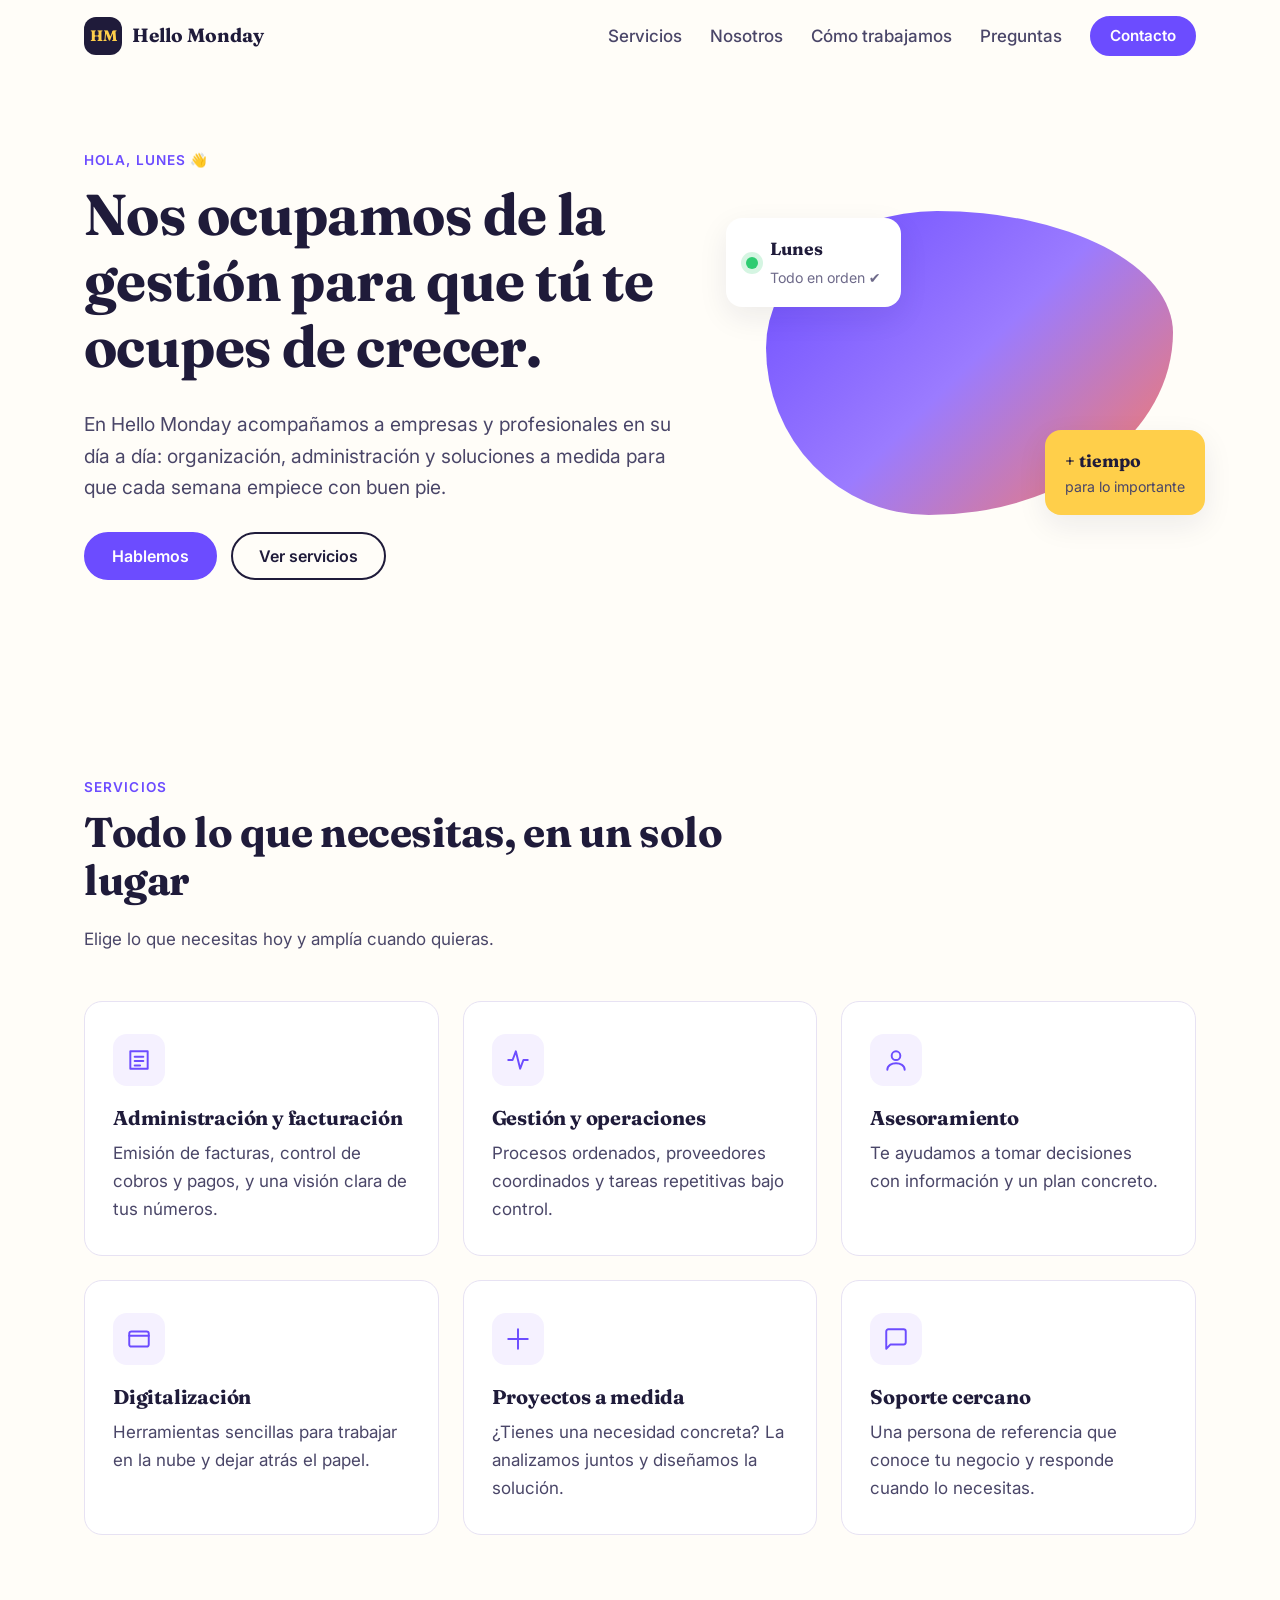
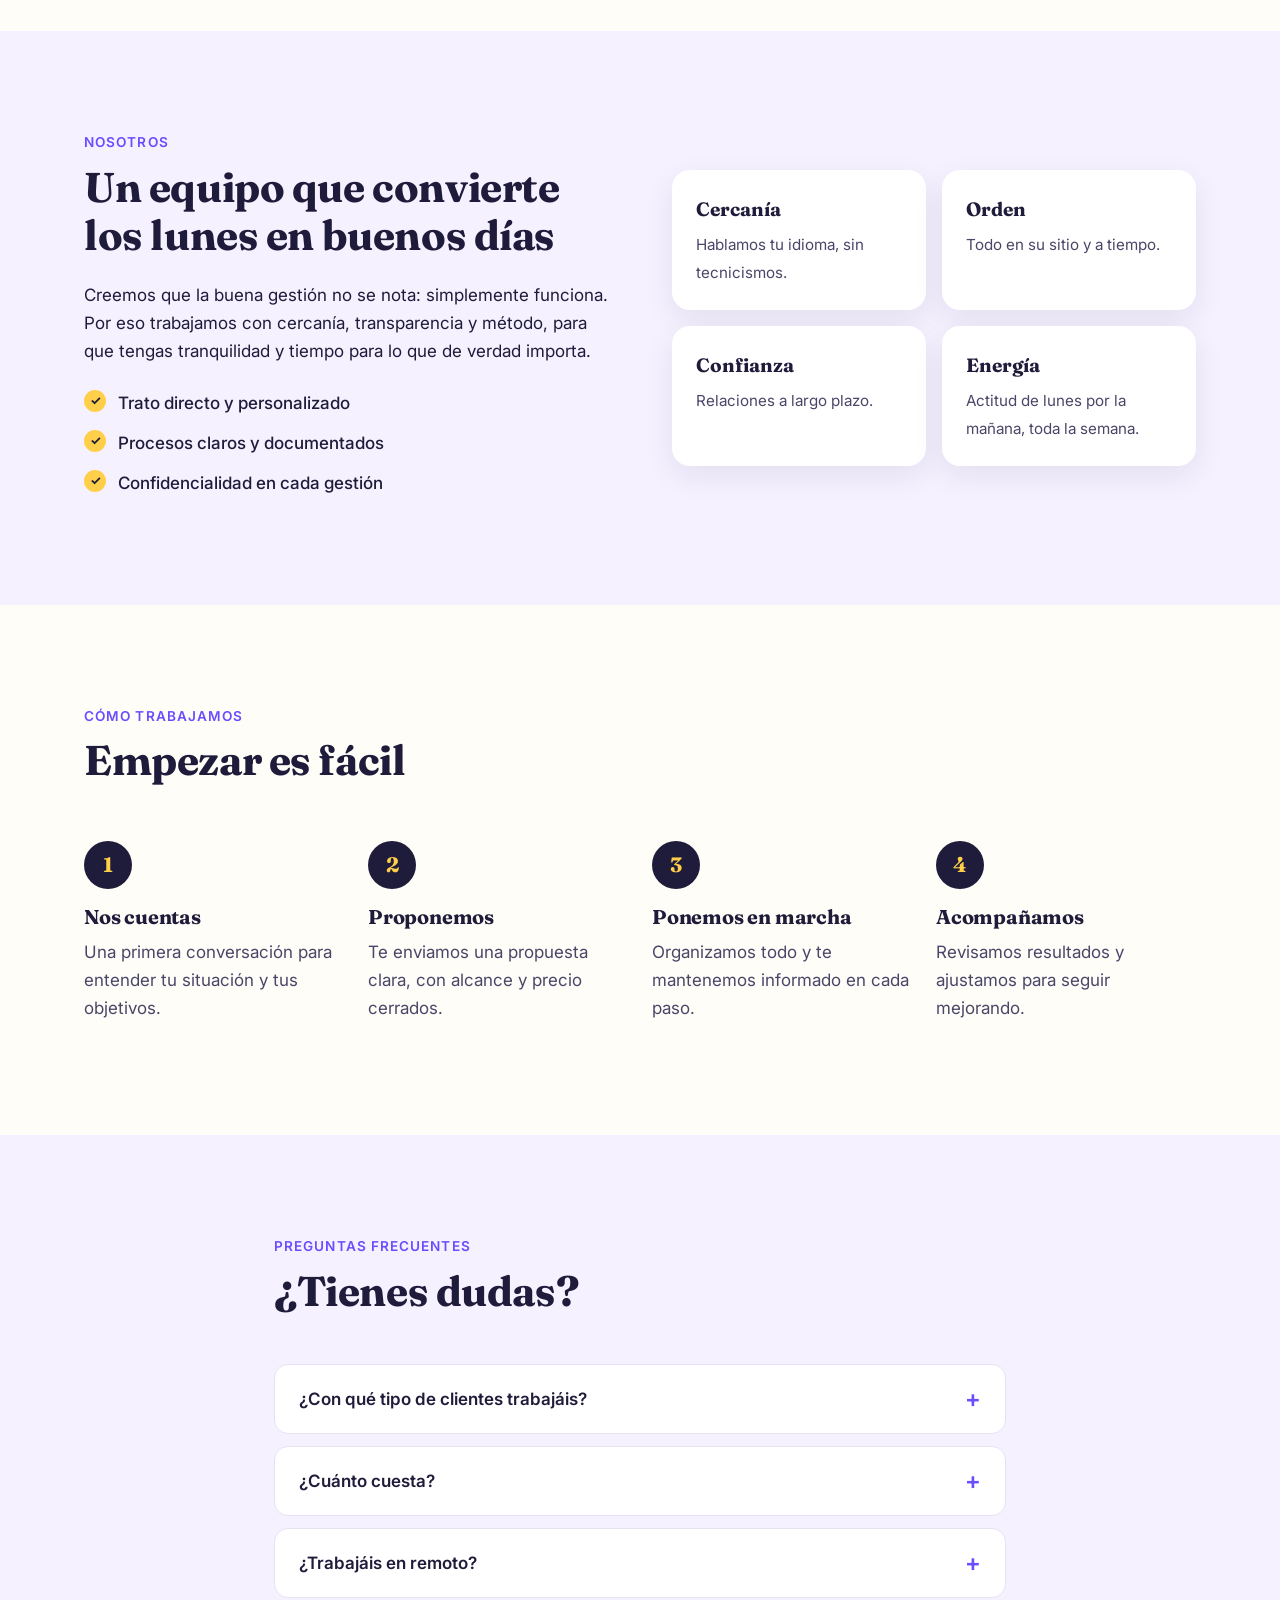
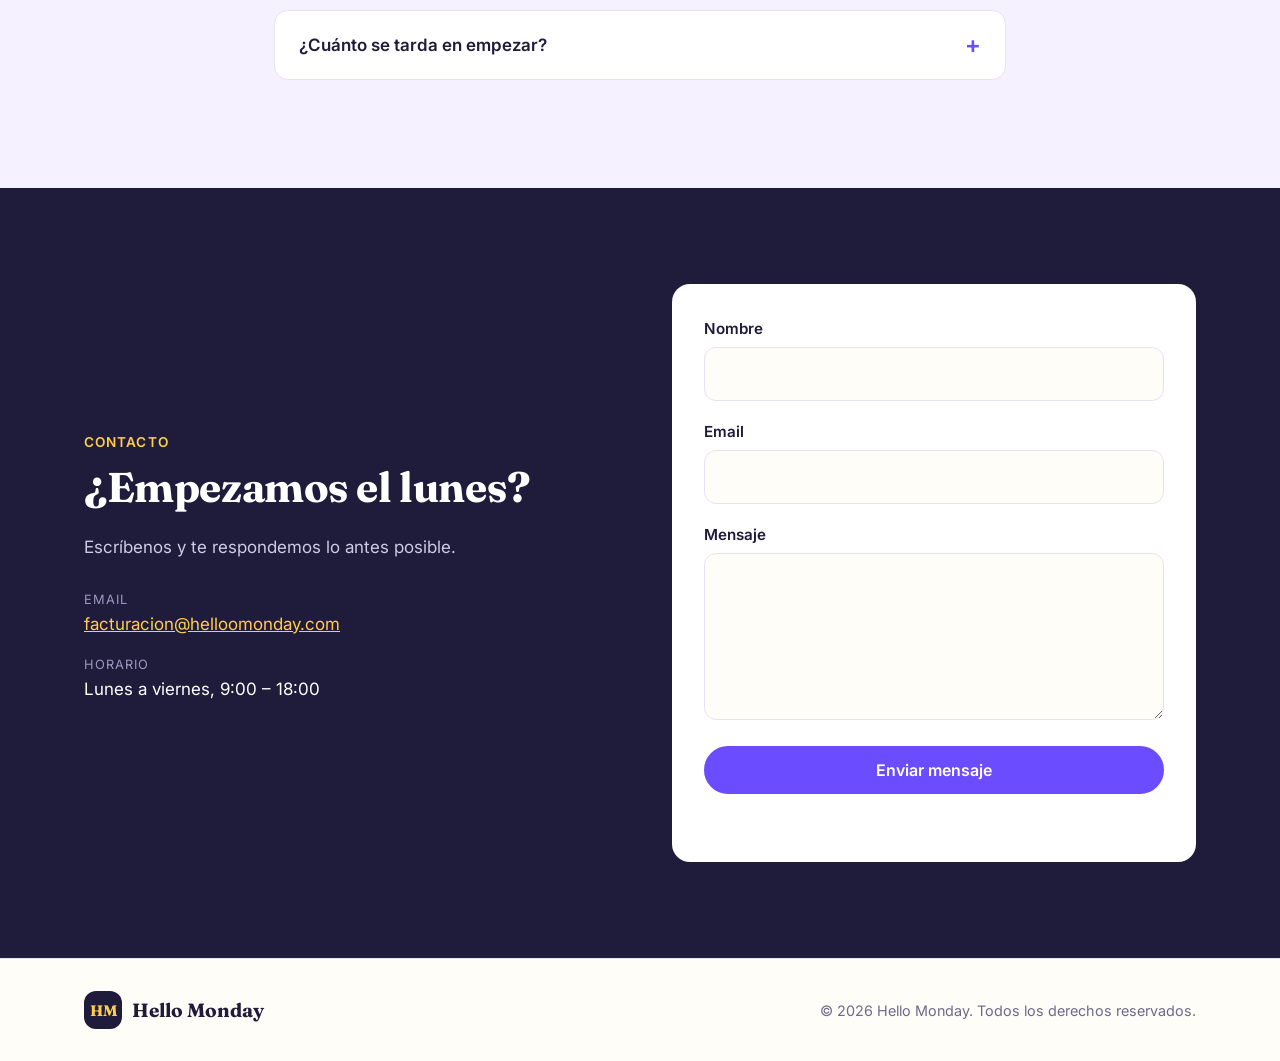
<file: index.html>
<!DOCTYPE html>
<html lang="es">
<head>
  <meta charset="UTF-8">
  <meta name="viewport" content="width=device-width, initial-scale=1.0">
  <title>Hello Monday</title>
  <meta name="description" content="Hello Monday — gestión y servicios para que cada lunes empiece con buen pie.">
  <meta name="theme-color" content="#1f1b3a">
  <link rel="icon" href="assets/favicon.svg" type="image/svg+xml">
  <link rel="preconnect" href="https://fonts.googleapis.com">
  <link rel="preconnect" href="https://fonts.gstatic.com" crossorigin>
  <link href="https://fonts.googleapis.com/css2?family=Fraunces:opsz,wght@9..144,600;9..144,700&family=Inter:wght@400;500;600&display=swap" rel="stylesheet">
  <link rel="stylesheet" href="css/styles.css">
</head>
<body>
  <a class="skip-link" href="#contenido">Saltar al contenido</a>

  <header class="site-header" id="top">
    <div class="container header-inner">
      <a href="#top" class="logo" aria-label="Hello Monday, inicio">
        <span class="logo-mark" aria-hidden="true">HM</span>
        <span class="logo-text">Hello Monday</span>
      </a>

      <button class="nav-toggle" aria-expanded="false" aria-controls="nav-menu" aria-label="Abrir menú">
        <span></span><span></span><span></span>
      </button>

      <nav class="nav" id="nav-menu" aria-label="Principal">
        <ul>
          <li><a href="#servicios">Servicios</a></li>
          <li><a href="#nosotros">Nosotros</a></li>
          <li><a href="#proceso">Cómo trabajamos</a></li>
          <li><a href="#faq">Preguntas</a></li>
          <li><a href="#contacto" class="btn btn-small">Contacto</a></li>
        </ul>
      </nav>
    </div>
  </header>

  <main id="contenido">
    <!-- HERO -->
    <section class="hero">
      <div class="container hero-inner">
        <div class="hero-copy">
          <p class="eyebrow">Hola, lunes 👋</p>
          <h1>Nos ocupamos de la gestión para que tú te ocupes de crecer.</h1>
          <p class="lead">
            En Hello Monday acompañamos a empresas y profesionales en su día a día:
            organización, administración y soluciones a medida para que cada semana empiece con buen pie.
          </p>
          <div class="hero-actions">
            <a href="#contacto" class="btn">Hablemos</a>
            <a href="#servicios" class="btn btn-ghost">Ver servicios</a>
          </div>
        </div>
        <div class="hero-art" aria-hidden="true">
          <div class="card-float card-a">
            <span class="dot"></span>
            <div>
              <strong>Lunes</strong>
              <small>Todo en orden ✔</small>
            </div>
          </div>
          <div class="card-float card-b">
            <strong>+ tiempo</strong>
            <small>para lo importante</small>
          </div>
          <div class="blob"></div>
        </div>
      </div>
    </section>

    <!-- SERVICIOS -->
    <section class="section" id="servicios">
      <div class="container">
        <header class="section-head">
          <p class="eyebrow">Servicios</p>
          <h2>Todo lo que necesitas, en un solo lugar</h2>
          <p>Elige lo que necesitas hoy y amplía cuando quieras.</p>
        </header>

        <div class="grid grid-3">
          <article class="service">
            <div class="service-icon" aria-hidden="true">
              <svg viewBox="0 0 24 24"><path d="M4 4h16v16H4z M8 9h8 M8 13h8 M8 17h5"/></svg>
            </div>
            <h3>Administración y facturación</h3>
            <p>Emisión de facturas, control de cobros y pagos, y una visión clara de tus números.</p>
          </article>
          <article class="service">
            <div class="service-icon" aria-hidden="true">
              <svg viewBox="0 0 24 24"><path d="M3 12h4l3-8 4 16 3-8h4"/></svg>
            </div>
            <h3>Gestión y operaciones</h3>
            <p>Procesos ordenados, proveedores coordinados y tareas repetitivas bajo control.</p>
          </article>
          <article class="service">
            <div class="service-icon" aria-hidden="true">
              <svg viewBox="0 0 24 24"><circle cx="12" cy="8" r="4"/><path d="M4 21c0-4 4-6 8-6s8 2 8 6"/></svg>
            </div>
            <h3>Asesoramiento</h3>
            <p>Te ayudamos a tomar decisiones con información y un plan concreto.</p>
          </article>
          <article class="service">
            <div class="service-icon" aria-hidden="true">
              <svg viewBox="0 0 24 24"><rect x="3" y="5" width="18" height="14" rx="2"/><path d="M3 9h18"/></svg>
            </div>
            <h3>Digitalización</h3>
            <p>Herramientas sencillas para trabajar en la nube y dejar atrás el papel.</p>
          </article>
          <article class="service">
            <div class="service-icon" aria-hidden="true">
              <svg viewBox="0 0 24 24"><path d="M12 3v18 M3 12h18"/></svg>
            </div>
            <h3>Proyectos a medida</h3>
            <p>¿Tienes una necesidad concreta? La analizamos juntos y diseñamos la solución.</p>
          </article>
          <article class="service">
            <div class="service-icon" aria-hidden="true">
              <svg viewBox="0 0 24 24"><path d="M21 15a2 2 0 0 1-2 2H7l-4 4V5a2 2 0 0 1 2-2h14a2 2 0 0 1 2 2z"/></svg>
            </div>
            <h3>Soporte cercano</h3>
            <p>Una persona de referencia que conoce tu negocio y responde cuando lo necesitas.</p>
          </article>
        </div>
      </div>
    </section>

    <!-- NOSOTROS -->
    <section class="section section-alt" id="nosotros">
      <div class="container split">
        <div>
          <p class="eyebrow">Nosotros</p>
          <h2>Un equipo que convierte los lunes en buenos días</h2>
          <p>
            Creemos que la buena gestión no se nota: simplemente funciona. Por eso trabajamos con
            cercanía, transparencia y método, para que tengas tranquilidad y tiempo para lo que de verdad importa.
          </p>
          <ul class="checklist">
            <li>Trato directo y personalizado</li>
            <li>Procesos claros y documentados</li>
            <li>Confidencialidad en cada gestión</li>
          </ul>
        </div>
        <div class="values">
          <div class="value">
            <strong>Cercanía</strong>
            <span>Hablamos tu idioma, sin tecnicismos.</span>
          </div>
          <div class="value">
            <strong>Orden</strong>
            <span>Todo en su sitio y a tiempo.</span>
          </div>
          <div class="value">
            <strong>Confianza</strong>
            <span>Relaciones a largo plazo.</span>
          </div>
          <div class="value">
            <strong>Energía</strong>
            <span>Actitud de lunes por la mañana, toda la semana.</span>
          </div>
        </div>
      </div>
    </section>

    <!-- PROCESO -->
    <section class="section" id="proceso">
      <div class="container">
        <header class="section-head">
          <p class="eyebrow">Cómo trabajamos</p>
          <h2>Empezar es fácil</h2>
        </header>
        <ol class="steps">
          <li>
            <span class="step-num">1</span>
            <h3>Nos cuentas</h3>
            <p>Una primera conversación para entender tu situación y tus objetivos.</p>
          </li>
          <li>
            <span class="step-num">2</span>
            <h3>Proponemos</h3>
            <p>Te enviamos una propuesta clara, con alcance y precio cerrados.</p>
          </li>
          <li>
            <span class="step-num">3</span>
            <h3>Ponemos en marcha</h3>
            <p>Organizamos todo y te mantenemos informado en cada paso.</p>
          </li>
          <li>
            <span class="step-num">4</span>
            <h3>Acompañamos</h3>
            <p>Revisamos resultados y ajustamos para seguir mejorando.</p>
          </li>
        </ol>
      </div>
    </section>

    <!-- FAQ -->
    <section class="section section-alt" id="faq">
      <div class="container narrow">
        <header class="section-head">
          <p class="eyebrow">Preguntas frecuentes</p>
          <h2>¿Tienes dudas?</h2>
        </header>
        <div class="faq">
          <details>
            <summary>¿Con qué tipo de clientes trabajáis?</summary>
            <p>Con autónomos, pequeñas y medianas empresas que quieren delegar la gestión y ganar tiempo.</p>
          </details>
          <details>
            <summary>¿Cuánto cuesta?</summary>
            <p>Depende de lo que necesites. Tras una primera conversación te enviamos una propuesta a medida sin compromiso.</p>
          </details>
          <details>
            <summary>¿Trabajáis en remoto?</summary>
            <p>Sí. Podemos trabajar en remoto o combinarlo con reuniones presenciales según prefieras.</p>
          </details>
          <details>
            <summary>¿Cuánto se tarda en empezar?</summary>
            <p>Normalmente podemos arrancar en pocos días desde que aceptas la propuesta.</p>
          </details>
        </div>
      </div>
    </section>

    <!-- CONTACTO -->
    <section class="section contact" id="contacto">
      <div class="container split">
        <div>
          <p class="eyebrow">Contacto</p>
          <h2>¿Empezamos el lunes?</h2>
          <p>Escríbenos y te respondemos lo antes posible.</p>
          <ul class="contact-list">
            <li>
              <span>Email</span>
              <a href="mailto:facturacion@helloomonday.com">facturacion@helloomonday.com</a>
            </li>
            <li>
              <span>Horario</span>
              Lunes a viernes, 9:00 – 18:00
            </li>
          </ul>
        </div>

        <form class="form" id="contact-form" novalidate>
          <div class="field">
            <label for="nombre">Nombre</label>
            <input id="nombre" name="nombre" type="text" autocomplete="name" required>
          </div>
          <div class="field">
            <label for="email">Email</label>
            <input id="email" name="email" type="email" autocomplete="email" required>
          </div>
          <div class="field">
            <label for="mensaje">Mensaje</label>
            <textarea id="mensaje" name="mensaje" rows="5" required></textarea>
          </div>
          <button type="submit" class="btn btn-block">Enviar mensaje</button>
          <p class="form-status" role="status" aria-live="polite"></p>
        </form>
      </div>
    </section>
  </main>

  <footer class="site-footer">
    <div class="container footer-inner">
      <a href="#top" class="logo">
        <span class="logo-mark" aria-hidden="true">HM</span>
        <span class="logo-text">Hello Monday</span>
      </a>
      <p>© <span id="year"></span> Hello Monday. Todos los derechos reservados.</p>
    </div>
  </footer>

  <script src="js/main.js"></script>
</body>
</html>
</file>
<file: css/styles.css>
/* ==========================================================================
   Hello Monday — estilos
   ========================================================================== */

:root {
  --ink: #1f1b3a;
  --ink-soft: #4a4668;
  --muted: #6e6a8a;
  --bg: #fffdf8;
  --bg-alt: #f5f1ff;
  --surface: #ffffff;
  --line: #e7e2f3;
  --brand: #6c4cff;
  --brand-dark: #5436e6;
  --accent: #ffcf4a;
  --accent-2: #ff7a59;
  --radius: 18px;
  --shadow: 0 10px 30px rgba(31, 27, 58, 0.08);
  --font-body: "Inter", system-ui, -apple-system, "Segoe UI", Roboto, sans-serif;
  --font-display: "Fraunces", Georgia, serif;
  --header-h: 72px;
}

*,
*::before,
*::after { box-sizing: border-box; }

html { scroll-behavior: smooth; scroll-padding-top: var(--header-h); }

@media (prefers-reduced-motion: reduce) {
  html { scroll-behavior: auto; }
  *, *::before, *::after { animation: none !important; transition: none !important; }
}

body {
  margin: 0;
  font-family: var(--font-body);
  font-size: 1.0625rem;
  line-height: 1.65;
  color: var(--ink);
  background: var(--bg);
  -webkit-font-smoothing: antialiased;
}

img, svg { display: block; max-width: 100%; }

a { color: var(--brand); }

h1, h2, h3 {
  font-family: var(--font-display);
  line-height: 1.15;
  margin: 0 0 0.5em;
  letter-spacing: -0.01em;
}
h1 { font-size: clamp(2.2rem, 5vw, 3.6rem); }
h2 { font-size: clamp(1.8rem, 3.5vw, 2.6rem); }
h3 { font-size: 1.25rem; }

p { margin: 0 0 1em; }

.container {
  width: 100%;
  max-width: 1160px;
  margin: 0 auto;
  padding: 0 16px;
}
@media (min-width: 640px) { .container { padding: 0 24px; } }

.narrow { max-width: 780px; }

.skip-link {
  position: absolute;
  left: -9999px;
  top: 8px;
  background: var(--ink);
  color: #fff;
  padding: 8px 14px;
  border-radius: 8px;
  z-index: 100;
}
.skip-link:focus { left: 8px; }

:focus-visible {
  outline: 3px solid var(--brand);
  outline-offset: 3px;
  border-radius: 6px;
}

/* ---------- Botones ---------- */
.btn {
  display: inline-flex;
  align-items: center;
  justify-content: center;
  gap: 8px;
  padding: 14px 26px;
  border: 2px solid var(--brand);
  border-radius: 999px;
  background: var(--brand);
  color: #fff;
  font: 600 1rem/1 var(--font-body);
  text-decoration: none;
  cursor: pointer;
  transition: transform .15s ease, background .15s ease, box-shadow .15s ease;
}
.btn:hover { background: var(--brand-dark); border-color: var(--brand-dark); transform: translateY(-2px); box-shadow: 0 8px 20px rgba(108, 76, 255, .3); }
.btn-ghost { background: transparent; color: var(--ink); border-color: var(--ink); }
.btn-ghost:hover { background: var(--ink); color: #fff; border-color: var(--ink); box-shadow: none; }
.btn-small { padding: 10px 18px; font-size: .95rem; }
.btn-block { width: 100%; }

.eyebrow {
  display: inline-block;
  font-weight: 600;
  font-size: .85rem;
  letter-spacing: .08em;
  text-transform: uppercase;
  color: var(--brand);
  margin-bottom: .75em;
}

/* ---------- Header ---------- */
.site-header {
  position: sticky;
  top: 0;
  z-index: 50;
  background: rgba(255, 253, 248, .85);
  backdrop-filter: blur(10px);
  -webkit-backdrop-filter: blur(10px);
  border-bottom: 1px solid transparent;
  transition: border-color .2s ease, box-shadow .2s ease;
}
.site-header.is-scrolled { border-color: var(--line); box-shadow: 0 4px 20px rgba(31, 27, 58, .05); }

.header-inner {
  display: flex;
  align-items: center;
  justify-content: space-between;
  height: var(--header-h);
}

.logo {
  display: inline-flex;
  align-items: center;
  gap: 10px;
  color: var(--ink);
  text-decoration: none;
  font-weight: 700;
}
.logo-mark {
  display: grid;
  place-items: center;
  width: 38px;
  height: 38px;
  border-radius: 12px;
  background: var(--ink);
  color: var(--accent);
  font-family: var(--font-display);
  font-size: .95rem;
}
.logo-text { font-family: var(--font-display); font-size: 1.2rem; }

.nav ul {
  display: flex;
  align-items: center;
  gap: 28px;
  list-style: none;
  margin: 0;
  padding: 0;
}
.nav a:not(.btn) {
  color: var(--ink-soft);
  text-decoration: none;
  font-weight: 500;
}
.nav a:not(.btn):hover { color: var(--brand); }

.nav-toggle {
  display: none;
  flex-direction: column;
  gap: 5px;
  width: 44px;
  height: 44px;
  padding: 11px 9px;
  background: none;
  border: 0;
  cursor: pointer;
}
.nav-toggle span {
  display: block;
  height: 2px;
  background: var(--ink);
  border-radius: 2px;
  transition: transform .2s ease, opacity .2s ease;
}
.nav-toggle[aria-expanded="true"] span:nth-child(1) { transform: translateY(7px) rotate(45deg); }
.nav-toggle[aria-expanded="true"] span:nth-child(2) { opacity: 0; }
.nav-toggle[aria-expanded="true"] span:nth-child(3) { transform: translateY(-7px) rotate(-45deg); }

@media (max-width: 860px) {
  .nav-toggle { display: flex; }
  .nav {
    position: absolute;
    top: var(--header-h);
    left: 0;
    right: 0;
    background: var(--bg);
    border-bottom: 1px solid var(--line);
    box-shadow: var(--shadow);
    display: none;
  }
  .nav.is-open { display: block; }
  .nav ul { flex-direction: column; align-items: stretch; gap: 0; padding: 8px 16px 20px; }
  .nav li a:not(.btn) { display: block; padding: 14px 4px; border-bottom: 1px solid var(--line); }
  .nav li:last-child { margin-top: 16px; }
  .nav .btn { width: 100%; }
}

/* ---------- Hero ---------- */
.hero {
  position: relative;
  overflow: hidden;
  padding: 72px 0 96px;
}
.hero-inner {
  display: grid;
  grid-template-columns: 1.15fr .85fr;
  align-items: center;
  gap: 48px;
}
.lead { font-size: 1.2rem; color: var(--ink-soft); max-width: 36em; }
.hero-actions { display: flex; flex-wrap: wrap; gap: 14px; margin-top: 28px; }

.hero-art { position: relative; min-height: 380px; }
.blob {
  position: absolute;
  inset: 10% 5%;
  border-radius: 42% 58% 60% 40% / 45% 40% 60% 55%;
  background: linear-gradient(135deg, var(--brand) 0%, #9b7bff 50%, var(--accent-2) 100%);
  animation: morph 12s ease-in-out infinite;
}
@keyframes morph {
  0%, 100% { border-radius: 42% 58% 60% 40% / 45% 40% 60% 55%; }
  50% { border-radius: 58% 42% 40% 60% / 55% 60% 40% 45%; }
}
.card-float {
  position: absolute;
  z-index: 2;
  display: flex;
  align-items: center;
  gap: 12px;
  padding: 16px 20px;
  background: var(--surface);
  border-radius: 16px;
  box-shadow: var(--shadow);
  animation: float 6s ease-in-out infinite;
}
.card-float strong { display: block; font-family: var(--font-display); font-size: 1.1rem; }
.card-float small { color: var(--muted); }
.card-a { top: 12%; left: -4%; }
.card-b { bottom: 10%; right: -2%; flex-direction: column; align-items: flex-start; gap: 0; animation-delay: -3s; background: var(--accent); }
.card-b small { color: var(--ink-soft); }
.dot { width: 12px; height: 12px; border-radius: 50%; background: #2ecc71; box-shadow: 0 0 0 5px rgba(46, 204, 113, .2); }
@keyframes float {
  0%, 100% { transform: translateY(0); }
  50% { transform: translateY(-10px); }
}

@media (max-width: 860px) {
  .hero { padding: 40px 0 64px; }
  .hero-inner { grid-template-columns: 1fr; }
  .hero-art { min-height: 280px; }
  .card-a { left: 0; }
  .card-b { right: 0; }
}

/* ---------- Secciones ---------- */
.section { padding: 96px 0; }
.section-alt { background: var(--bg-alt); }
.section-head { max-width: 640px; margin-bottom: 48px; }
.section-head p:last-child { color: var(--ink-soft); }
@media (max-width: 640px) { .section { padding: 64px 0; } }

.grid { display: grid; gap: 24px; }
.grid-3 { grid-template-columns: repeat(3, 1fr); }
@media (max-width: 960px) { .grid-3 { grid-template-columns: repeat(2, 1fr); } }
@media (max-width: 600px) { .grid-3 { grid-template-columns: 1fr; } }

.service {
  padding: 32px 28px;
  background: var(--surface);
  border: 1px solid var(--line);
  border-radius: var(--radius);
  transition: transform .2s ease, box-shadow .2s ease, border-color .2s ease;
}
.service:hover { transform: translateY(-4px); box-shadow: var(--shadow); border-color: transparent; }
.service p { color: var(--ink-soft); margin: 0; }
.service-icon {
  display: grid;
  place-items: center;
  width: 52px;
  height: 52px;
  margin-bottom: 20px;
  border-radius: 14px;
  background: var(--bg-alt);
}
.service-icon svg {
  width: 26px;
  height: 26px;
  fill: none;
  stroke: var(--brand);
  stroke-width: 1.8;
  stroke-linecap: round;
  stroke-linejoin: round;
}

/* ---------- Nosotros ---------- */
.split {
  display: grid;
  grid-template-columns: 1fr 1fr;
  gap: 64px;
  align-items: center;
}
@media (max-width: 860px) { .split { grid-template-columns: 1fr; gap: 40px; } }

.checklist { list-style: none; padding: 0; margin: 24px 0 0; }
.checklist li { position: relative; padding-left: 34px; margin-bottom: 12px; font-weight: 500; }
.checklist li::before {
  content: "✓";
  position: absolute;
  left: 0;
  top: 1px;
  display: grid;
  place-items: center;
  width: 22px;
  height: 22px;
  border-radius: 50%;
  background: var(--accent);
  color: var(--ink);
  font-size: .8rem;
  font-weight: 700;
}

.values { display: grid; grid-template-columns: 1fr 1fr; gap: 16px; }
.value {
  padding: 24px;
  background: var(--surface);
  border-radius: var(--radius);
  box-shadow: var(--shadow);
}
.value:nth-child(2) { transform: translateY(24px); }
.value:nth-child(4) { transform: translateY(24px); }
.value strong { display: block; font-family: var(--font-display); font-size: 1.2rem; margin-bottom: 4px; }
.value span { color: var(--ink-soft); font-size: .95rem; }
@media (max-width: 480px) {
  .values { grid-template-columns: 1fr; }
  .value:nth-child(2), .value:nth-child(4) { transform: none; }
}

/* ---------- Proceso ---------- */
.steps {
  display: grid;
  grid-template-columns: repeat(4, 1fr);
  gap: 24px;
  list-style: none;
  margin: 0;
  padding: 0;
  counter-reset: none;
}
@media (max-width: 960px) { .steps { grid-template-columns: repeat(2, 1fr); } }
@media (max-width: 560px) { .steps { grid-template-columns: 1fr; } }
.steps li { position: relative; padding-top: 8px; }
.steps p { color: var(--ink-soft); }
.step-num {
  display: grid;
  place-items: center;
  width: 48px;
  height: 48px;
  margin-bottom: 16px;
  border-radius: 50%;
  background: var(--ink);
  color: var(--accent);
  font-family: var(--font-display);
  font-size: 1.3rem;
  font-weight: 700;
}

/* ---------- FAQ ---------- */
.faq details {
  background: var(--surface);
  border: 1px solid var(--line);
  border-radius: 14px;
  margin-bottom: 12px;
  overflow: hidden;
}
.faq summary {
  position: relative;
  padding: 20px 56px 20px 24px;
  font-weight: 600;
  cursor: pointer;
  list-style: none;
}
.faq summary::-webkit-details-marker { display: none; }
.faq summary::after {
  content: "+";
  position: absolute;
  right: 24px;
  top: 50%;
  transform: translateY(-50%);
  font-size: 1.5rem;
  color: var(--brand);
  transition: transform .2s ease;
}
.faq details[open] summary::after { transform: translateY(-50%) rotate(45deg); }
.faq details p { padding: 0 24px 20px; margin: 0; color: var(--ink-soft); }

/* ---------- Contacto ---------- */
.contact { background: var(--ink); color: #fff; }
.contact h2 { color: #fff; }
.contact p { color: #cfcbe6; }
.contact .eyebrow { color: var(--accent); }
.contact-list { list-style: none; padding: 0; margin: 28px 0 0; }
.contact-list li { margin-bottom: 16px; color: #fff; }
.contact-list span {
  display: block;
  font-size: .8rem;
  text-transform: uppercase;
  letter-spacing: .08em;
  color: #9d98bf;
}
.contact-list a { color: var(--accent); word-break: break-all; }

.form {
  padding: 32px;
  background: var(--surface);
  border-radius: var(--radius);
  color: var(--ink);
}
@media (max-width: 480px) { .form { padding: 24px 20px; } }
.field { margin-bottom: 18px; }
.field label { display: block; font-weight: 600; font-size: .95rem; margin-bottom: 6px; }
.field input,
.field textarea {
  width: 100%;
  padding: 12px 14px;
  border: 1.5px solid var(--line);
  border-radius: 12px;
  font: inherit;
  color: var(--ink);
  background: var(--bg);
  transition: border-color .15s ease, box-shadow .15s ease;
}
.field textarea { resize: vertical; }
.field input:focus,
.field textarea:focus { outline: none; border-color: var(--brand); box-shadow: 0 0 0 4px rgba(108, 76, 255, .15); }
.field.has-error input,
.field.has-error textarea { border-color: #e5484d; }
.form-status { margin: 14px 0 0; min-height: 1.5em; font-size: .95rem; color: var(--ink-soft) !important; }
.form-status.is-error { color: #c62828 !important; }

/* ---------- Footer ---------- */
.site-footer { padding: 32px 0; border-top: 1px solid var(--line); }
.footer-inner {
  display: flex;
  flex-wrap: wrap;
  align-items: center;
  justify-content: space-between;
  gap: 16px;
}
.footer-inner p { margin: 0; color: var(--muted); font-size: .9rem; }

/* ---------- Animación de entrada ---------- */
.reveal { opacity: 0; transform: translateY(24px); transition: opacity .6s ease, transform .6s ease; }
.reveal.is-visible { opacity: 1; transform: none; }
</file>
